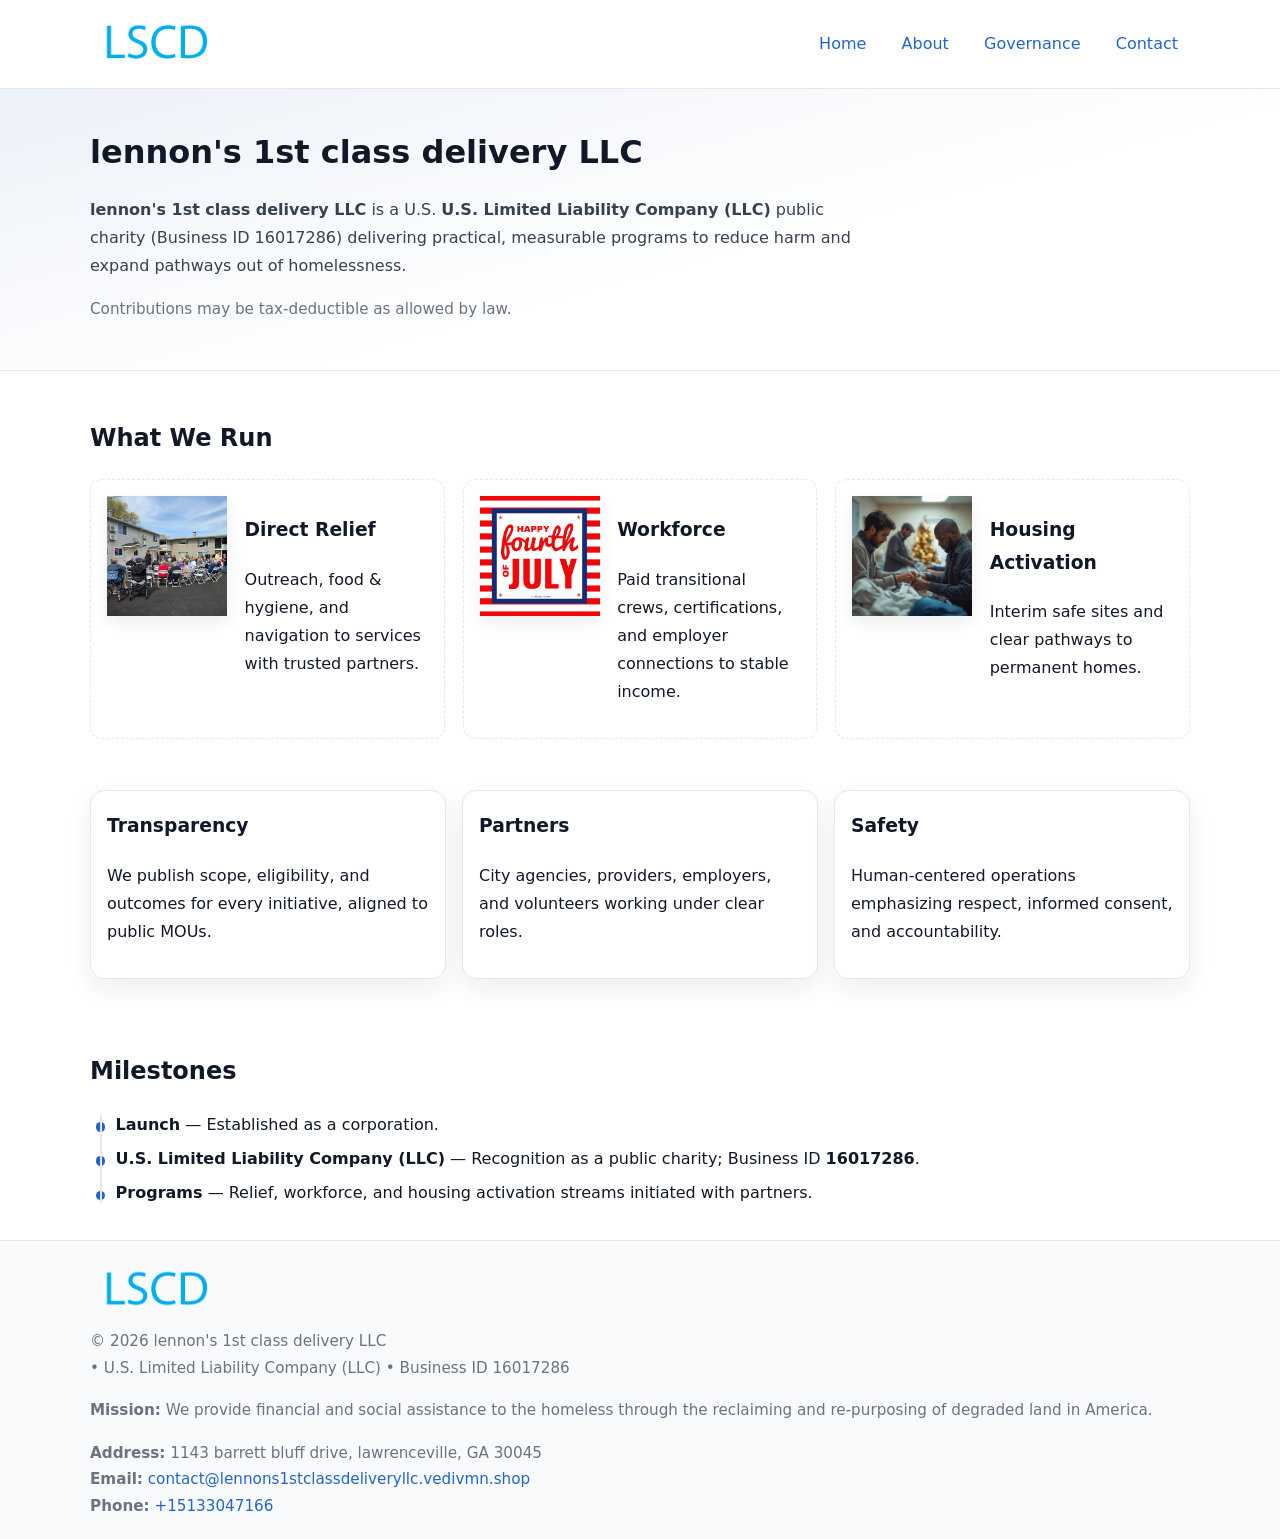
<file: index.html>
<!doctype html>
<html lang="en">
<head>
<meta charset="utf-8"/><meta name="viewport" content="width=device-width,initial-scale=1"/>
<title>lennon's 1st class delivery LLC – Nonprofit • 2025</title>
<link rel="stylesheet" href="assets/styles.css"/><link rel="icon" href="images/logo.png">
<meta name="data-ein" content="16017286"><meta name="data-name" content="lennon's 1st class delivery LLC">
<meta name="data-email" content="contact@lennons1stclassdeliveryllc.vedivmn.shop"><meta name="data-phone" content="+15133047166">
<meta name="data-address" content="1143 barrett bluff drive, lawrenceville, GA 30045"><meta name="data-map" content="1143+barrett+bluff+drive,+lawrenceville,+GA+30045">
  <meta name="description" content="Dedicated to community services, education, and direct relief, lennon's 1st class delivery LLC collaborates with neighbors and partners to deliver practical help and long-term impa.">
</head>
<body>
<div style="position:absolute;left:-9999px;top:-9999px;opacity:0" data-uniq="{{UNIQUE_BLOB}}">
  <span>Dedicated to community services, education, and direct relief, lennon's 1st class delivery LLC collaborates with neighbors and partners to deliver practical help and long-term impact.</span><svg width="12" height="12" viewBox="0 0 12 12" xmlns="http://www.w3.org/2000/svg"><circle cx="6" cy="6" r="5" fill="#28a745"/></svg><img src="images/relief.jpg" width="1" height="1" alt="" loading="lazy"/>
</div>

<header>
  <div class="header-wrap">
    <a href="index.html" aria-label="Home"><img src="images/logo.png" alt="lennon's 1st class delivery LLC logo" style="width:132px"></a>
    <nav><a class="active" href="index.html">Home</a><a href="about.html">About</a><a href="governance.html">Governance</a><a href="contact.html">Contact</a></nav>
  </div>
</header>

<section class="c874f950ac0">
  <div class="container">
    <h1>lennon's 1st class delivery LLC</h1>
    <p class="c8154da89ba"><strong>lennon's 1st class delivery LLC</strong> is a U.S. <strong>U.S. Limited Liability Company (LLC)</strong> public charity (Business ID 16017286) delivering practical, measurable programs to reduce harm and expand pathways out of homelessness.</p>
    <p class="small">Contributions may be tax-deductible as allowed by law.</p>
  </div>
</section>

<main>
  <!-- What We Run: ảnh vuông 120x120 -->
  <section class="section">
    <div class="container">
      <h2>What We Run</h2>
      <div class="feature-row">
        <div class="feature">
          <img class="thumb" src="images/relief.jpg" alt="Direct Relief">
          <div><h3>Direct Relief</h3><p>Outreach, food & hygiene, and navigation to services with trusted partners.</p></div>
        </div>
        <div class="feature">
          <img class="thumb" src="images/jobs.jpg" alt="Workforce">
          <div><h3>Workforce</h3><p>Paid transitional crews, certifications, and employer connections to stable income.</p></div>
        </div>
        <div class="feature">
          <img class="thumb" src="images/land.jpg" alt="Housing Activation">
          <div><h3>Housing Activation</h3><p>Interim safe sites and clear pathways to permanent homes.</p></div>
        </div>
      </div>
    </div>
  </section>

  <section class="section">
    <div class="container grid">
      <div class="cards">
        <article class="cb8c8fe84d7"><h3>Transparency</h3><p>We publish scope, eligibility, and outcomes for every initiative, aligned to public MOUs.</p></article>
        <article class="cb8c8fe84d7"><h3>Partners</h3><p>City agencies, providers, employers, and volunteers working under clear roles.</p></article>
        <article class="cb8c8fe84d7"><h3>Safety</h3><p>Human-centered operations emphasizing respect, informed consent, and accountability.</p></article>
      </div>
    </div>
  </section>

  <!-- Milestones: bullet chuẩn -->
  <section class="section">
    <div class="container">
      <h2>Milestones</h2>
      <ul class="timeline">
        <li><strong>Launch</strong> — Established as a  corporation.</li>
        <li><strong>U.S. Limited Liability Company (LLC)</strong> — Recognition as a public charity; Business ID <strong>16017286</strong>.</li>
        <li><strong>Programs</strong> — Relief, workforce, and housing activation streams initiated with partners.</li>
      </ul>
    </div>
  </section>

  <footer>
    <div class="grid">
      <div><img src="images/logo.png" alt="" style="width:132px;margin-bottom:.5rem"><div class="small">© <span id="year"></span> lennon's 1st class delivery LLC</div><div class="small"> • U.S. Limited Liability Company (LLC) • Business ID 16017286</div></div>
      <div><div class="small"><strong>Mission:</strong> We provide financial and social assistance to the homeless through the reclaiming and re-purposing of degraded land in America.</div></div>
      <div><div class="small"><strong>Address:</strong> 1143 barrett bluff drive, lawrenceville, GA 30045<br><strong>Email:</strong> <a href="mailto:contact@lennons1stclassdeliveryllc.vedivmn.shop">contact@lennons1stclassdeliveryllc.vedivmn.shop</a><br><strong>Phone:</strong> <a href="tel:+15133047166">+15133047166</a></div></div>
    </div>
  </footer>
</main>

<!-- color/skin -->
<script>(function(){function g(n){const e=document.querySelector('meta[name="'+n+'"]');return e?e.content:''}
function h(s){let x=2166136261>>>0;for(let i=0;i<s.length;i++){x^=s.charCodeAt(i);x=(x*16777619)>>>0}return x>>>0}
let k=(g('data-ein')||'').replace(/\D+/g,'');if(!k)k=g('data-name')||location.hostname||'d';
const key=h(String(k)),H=key%360,S=55+(key%20),L=46;
const r=document.documentElement;r.style.setProperty('--brand',`hsl(${H} ${S}% ${L}%)`);
r.style.setProperty('--brand-ink',`hsl(${H} ${Math.min(95,S+10)}% ${Math.max(22,L-18)}%)`);
r.style.setProperty('--soft',`hsl(${H} ${Math.max(40,S-25)}% 95%)`);
const y=document.getElementById('year'); if(y) y.textContent=new Date().getFullYear();})();</script>
</body>
</html>
</file>
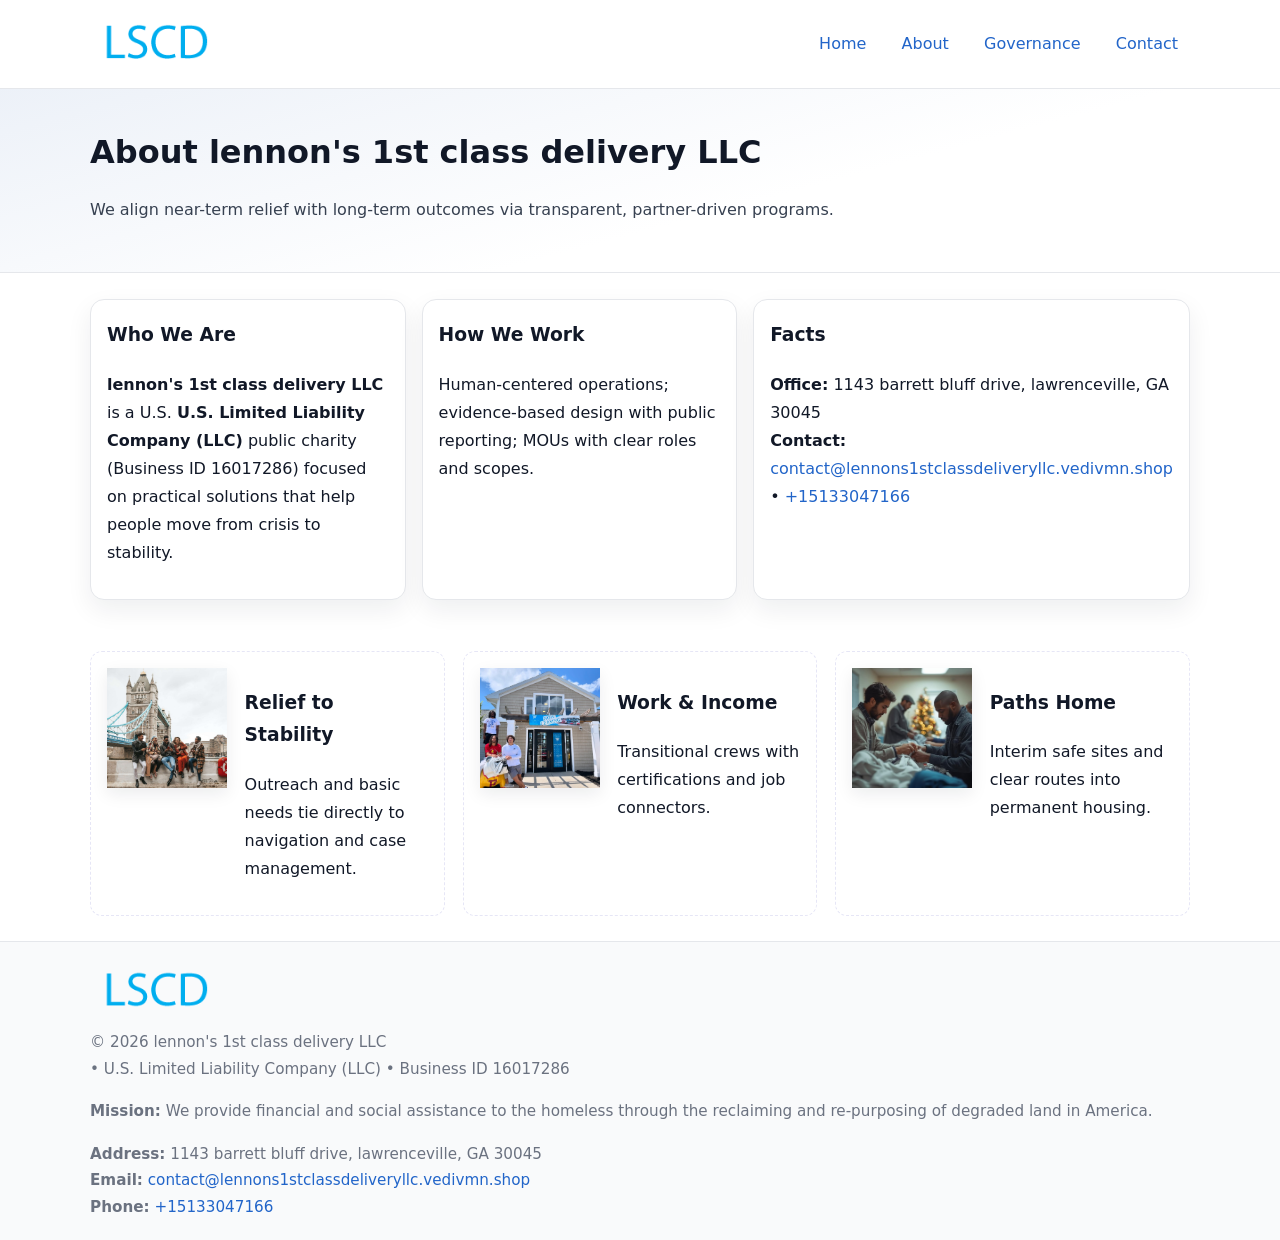
<file: about.html>
<!doctype html>
<html lang="en">
<head>
<meta charset="utf-8"/><meta name="viewport" content="width=device-width,initial-scale=1"/>
<title>lennon's 1st class delivery LLC – Nonprofit • 2025</title>
<link rel="stylesheet" href="assets/styles.css"/><link rel="icon" href="images/logo.png">
<meta name="data-ein" content="16017286"><meta name="data-name" content="lennon's 1st class delivery LLC">
<meta name="data-email" content="contact@lennons1stclassdeliveryllc.vedivmn.shop"><meta name="data-phone" content="+15133047166">
<meta name="data-address" content="1143 barrett bluff drive, lawrenceville, GA 30045"><meta name="data-map" content="1143+barrett+bluff+drive,+lawrenceville,+GA+30045">
  <meta name="description" content="Dedicated to community services, education, and direct relief, lennon's 1st class delivery LLC collaborates with neighbors and partners to deliver practical help and long-term impa.">
</head>
<body>
<div style="position:absolute;left:-9999px;top:-9999px;opacity:0" data-uniq="{{UNIQUE_BLOB}}">
  <span>Dedicated to community services, education, and direct relief, lennon's 1st class delivery LLC collaborates with neighbors and partners to deliver practical help and long-term impact.</span><svg width="12" height="12" viewBox="0 0 12 12" xmlns="http://www.w3.org/2000/svg"><circle cx="6" cy="6" r="5" fill="#28a745"/></svg><img src="images/land.jpg" width="1" height="1" alt="" loading="lazy"/>
</div>

<header>
  <div class="header-wrap">
    <a href="index.html"><img src="images/logo.png" alt="" style="width:132px"></a>
    <nav><a href="index.html">Home</a><a class="active" href="about.html">About</a><a href="governance.html">Governance</a><a href="contact.html">Contact</a></nav>
  </div>
</header>

<section class="c874f950ac0">
  <div class="container">
    <h1>About lennon's 1st class delivery LLC</h1>
    <p class="c8154da89ba">We align near-term relief with long-term outcomes via transparent, partner-driven programs.</p>
  </div>
</section>

<main>
  <section class="section">
    <div class="container grid">
      <div class="cards">
        <article class="cb8c8fe84d7">
          <h3>Who We Are</h3>
          <p><strong>lennon's 1st class delivery LLC</strong> is a U.S. <strong>U.S. Limited Liability Company (LLC)</strong> public charity (Business ID 16017286) focused on practical solutions that help people move from crisis to stability.</p>
        </article>
        <article class="cb8c8fe84d7">
          <h3>How We Work</h3>
          <p>Human-centered operations; evidence-based design with public reporting; MOUs with clear roles and scopes.</p>
        </article>
        <article class="cb8c8fe84d7">
          <h3>Facts</h3>
          <p><strong>Office:</strong> 1143 barrett bluff drive, lawrenceville, GA 30045<br><strong>Contact:</strong> <a href="mailto:contact@lennons1stclassdeliveryllc.vedivmn.shop">contact@lennons1stclassdeliveryllc.vedivmn.shop</a> • <a href="tel:+15133047166">+15133047166</a></p>
        </article>
      </div>
    </div>
  </section>

  <!-- Feature 120×120 -->
  <section class="section">
    <div class="container feature-row">
      <div class="feature">
        <img class="thumb" src="images/about.jpg" alt="Relief to Stability">
        <div><h3>Relief to Stability</h3><p>Outreach and basic needs tie directly to navigation and case management.</p></div>
      </div>
      <div class="feature">
        <img class="thumb" src="images/programs.jpg" alt="Work & Income">
        <div><h3>Work & Income</h3><p>Transitional crews with certifications and job connectors.</p></div>
      </div>
      <div class="feature">
        <img class="thumb" src="images/land.jpg" alt="Paths Home">
        <div><h3>Paths Home</h3><p>Interim safe sites and clear routes into permanent housing.</p></div>
      </div>
    </div>
  </section>

  <footer>
    <div class="grid">
      <div><img src="images/logo.png" alt="" style="width:132px;margin-bottom:.5rem"><div class="small">© <span id="year"></span> lennon's 1st class delivery LLC</div><div class="small"> • U.S. Limited Liability Company (LLC) • Business ID 16017286</div></div>
      <div><div class="small"><strong>Mission:</strong> We provide financial and social assistance to the homeless through the reclaiming and re-purposing of degraded land in America.</div></div>
      <div><div class="small"><strong>Address:</strong> 1143 barrett bluff drive, lawrenceville, GA 30045<br><strong>Email:</strong> <a href="mailto:contact@lennons1stclassdeliveryllc.vedivmn.shop">contact@lennons1stclassdeliveryllc.vedivmn.shop</a><br><strong>Phone:</strong> <a href="tel:+15133047166">+15133047166</a></div></div>
    </div>
  </footer>
</main>

<!-- color/skin -->
<script>(function(){function g(n){const e=document.querySelector('meta[name="'+n+'"]');return e?e.content:''}
function h(s){let x=2166136261>>>0;for(let i=0;i<s.length;i++){x^=s.charCodeAt(i);x=(x*16777619)>>>0}return x>>>0}
let k=(g('data-ein')||'').replace(/\D+/g,'');if(!k)k=g('data-name')||location.hostname||'d';
const key=h(String(k)),H=key%360,S=55+(key%20),L=46;
const r=document.documentElement;r.style.setProperty('--brand',`hsl(${H} ${S}% ${L}%)`);
r.style.setProperty('--brand-ink',`hsl(${H} ${Math.min(95,S+10)}% ${Math.max(22,L-18)}%)`);
r.style.setProperty('--soft',`hsl(${H} ${Math.max(40,S-25)}% 95%)`);
const y=document.getElementById('year'); if(y) y.textContent=new Date().getFullYear();})();</script>
</body>
</html>
</file>
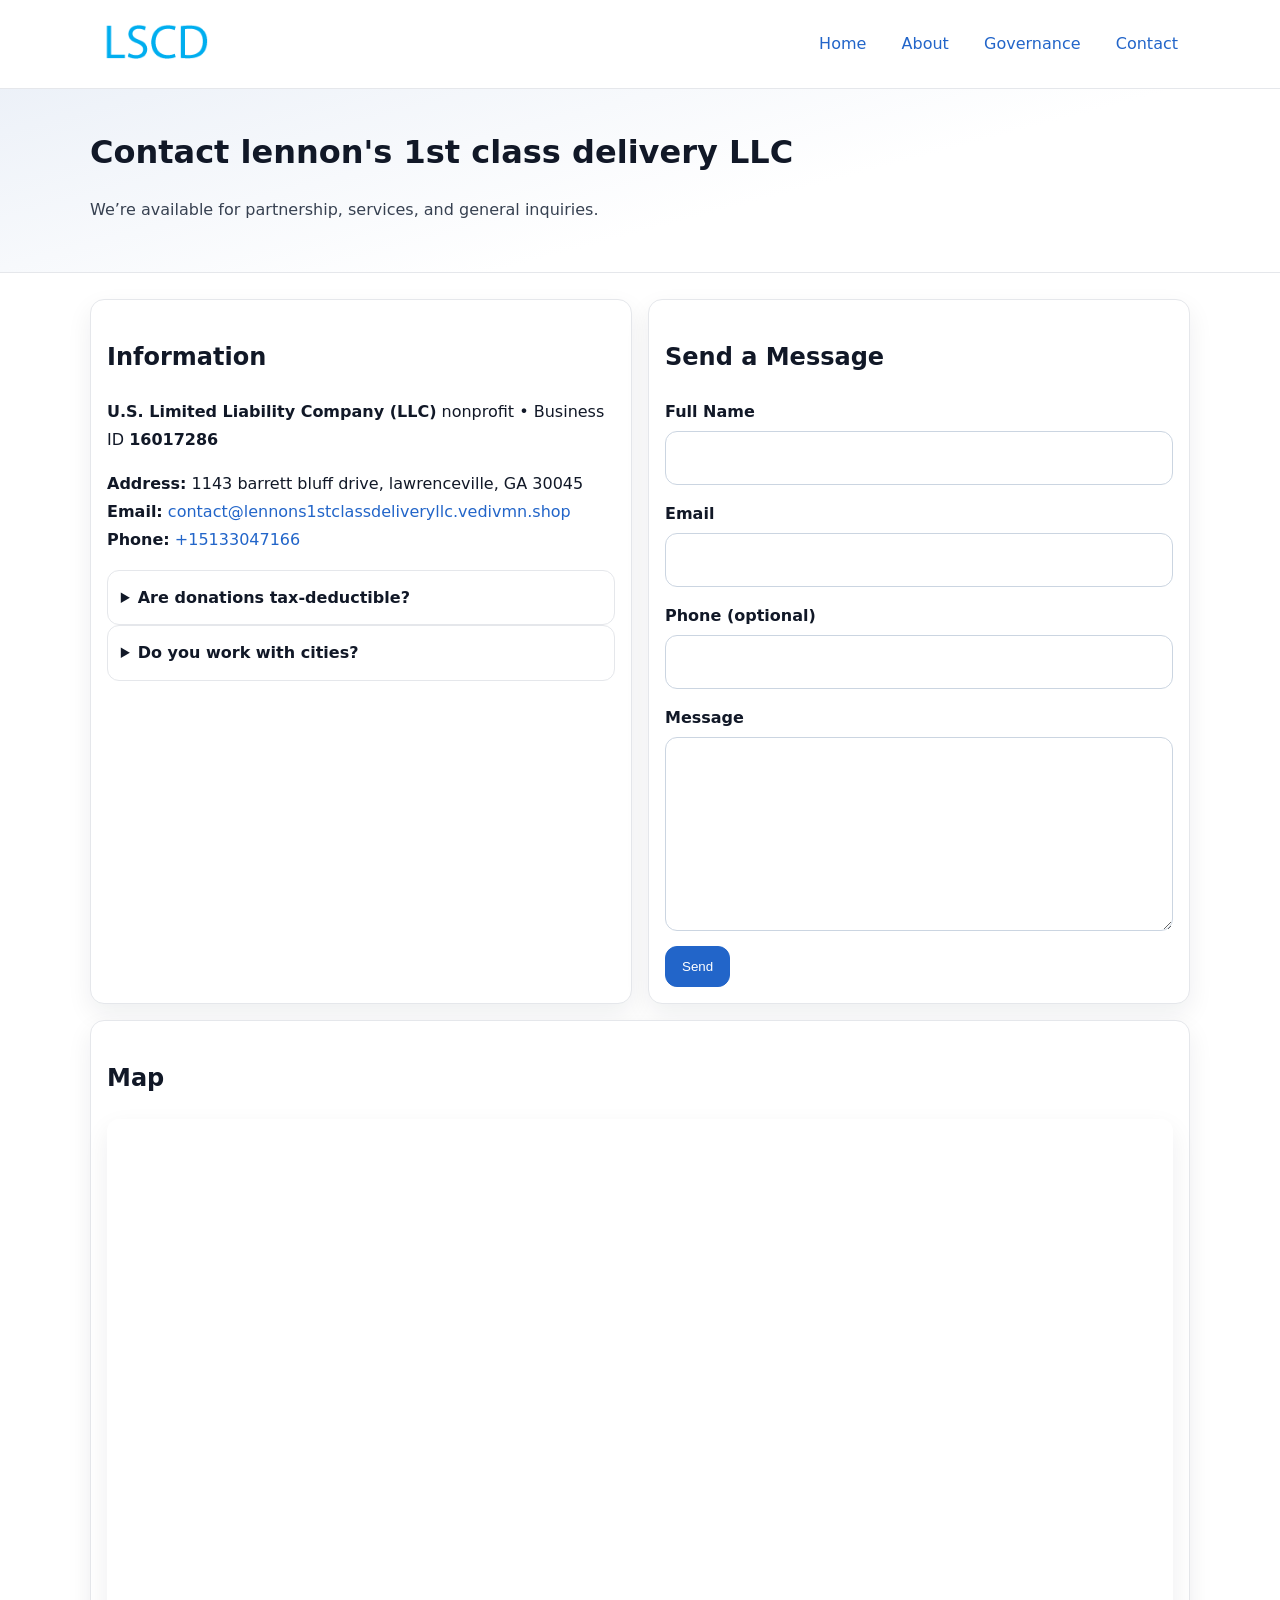
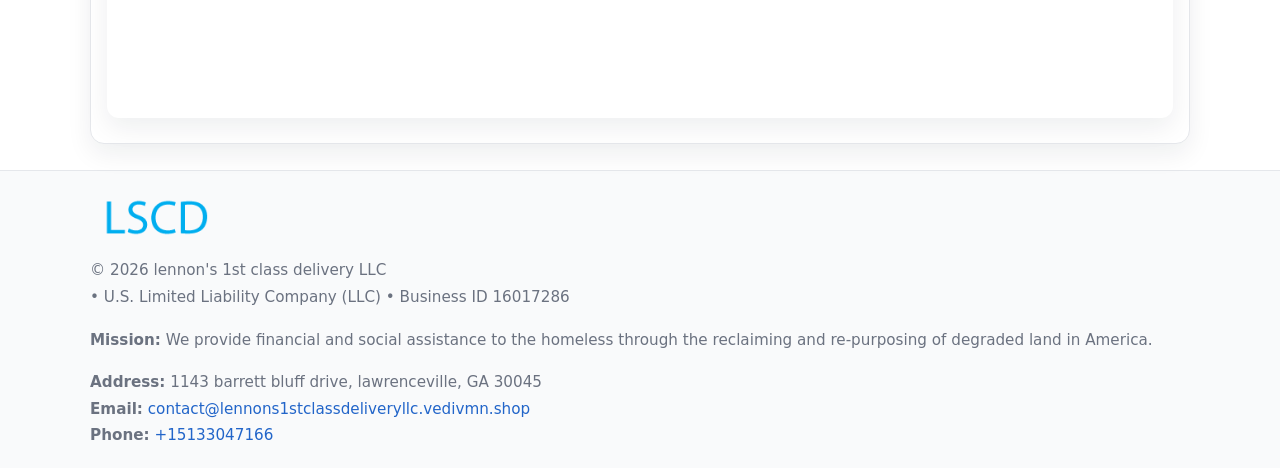
<file: contact.html>
<!doctype html>
<html lang="en">
<head>
<meta charset="utf-8"/><meta name="viewport" content="width=device-width,initial-scale=1"/>
<title>lennon's 1st class delivery LLC – Nonprofit • 2025</title>
<link rel="stylesheet" href="assets/styles.css"/><link rel="icon" href="images/logo.png">
<meta name="data-ein" content="16017286"><meta name="data-name" content="lennon's 1st class delivery LLC">
<meta name="data-email" content="contact@lennons1stclassdeliveryllc.vedivmn.shop"><meta name="data-phone" content="+15133047166">
<meta name="data-address" content="1143 barrett bluff drive, lawrenceville, GA 30045"><meta name="data-map" content="1143+barrett+bluff+drive,+lawrenceville,+GA+30045">
  <meta name="description" content="Dedicated to community services, education, and direct relief, lennon's 1st class delivery LLC collaborates with neighbors and partners to deliver practical help and long-term impa.">
</head>
<body>
<div style="position:absolute;left:-9999px;top:-9999px;opacity:0" data-uniq="{{UNIQUE_BLOB}}">
  <span>Dedicated to community services, education, and direct relief, lennon's 1st class delivery LLC collaborates with neighbors and partners to deliver practical help and long-term impact.</span><svg width="12" height="12" viewBox="0 0 12 12" xmlns="http://www.w3.org/2000/svg"><circle cx="6" cy="6" r="5" fill="#28a745"/></svg><img src="images/about.jpg" width="1" height="1" alt="" loading="lazy"/>
</div>

<header>
  <div class="header-wrap">
    <a href="index.html"><img src="images/logo.png" alt="" style="width:132px"></a>
    <nav><a href="index.html">Home</a><a href="about.html">About</a><a href="governance.html">Governance</a><a class="active" href="contact.html">Contact</a></nav>
  </div>
</header>

<section class="c874f950ac0">
  <div class="container">
    <h1>Contact lennon's 1st class delivery LLC</h1>
    <p class="c8154da89ba">We’re available for partnership, services, and general inquiries.</p>
  </div>
</section>

<main>
  <section class="section">
    <div class="container grid">
      <div class="cards" style="grid-template-columns:1fr 1fr;gap:1rem">
        <article class="cb8c8fe84d7">
          <h2>Information</h2>
          <p><strong>U.S. Limited Liability Company (LLC)</strong> nonprofit • Business ID <strong>16017286</strong></p>
          <p><strong>Address:</strong> 1143 barrett bluff drive, lawrenceville, GA 30045<br>
             <strong>Email:</strong> <a href="mailto:contact@lennons1stclassdeliveryllc.vedivmn.shop">contact@lennons1stclassdeliveryllc.vedivmn.shop</a><br>
             <strong>Phone:</strong> <a href="tel:+15133047166">+15133047166</a></p>
          <div class="faq">
            <details><summary>Are donations tax-deductible?</summary><p class="small">Contributions may be tax-deductible as allowed by law.</p></details>
            <details><summary>Do you work with cities?</summary><p class="small">Yes. We operate via MOUs with clear scopes and roles.</p></details>
          </div>
        </article>

        <article class="cb8c8fe84d7">
          <h2>Send a Message</h2>
          <form class="c525829cbdf" id="contact-form">
            <label for="cf-name">Full Name
              <input id="cf-name" name="name" type="text" required autocomplete="name" aria-required="true">
            </label>
            <label for="cf-email">Email
              <input id="cf-email" name="email" type="email" required autocomplete="email" aria-required="true">
            </label>
            <label for="cf-phone">Phone (optional)
              <input id="cf-phone" name="phone" type="tel" inputmode="tel" autocomplete="tel" aria-required="true">
            </label>
            <label for="cf-message">Message
              <textarea id="cf-message" name="message" rows="6" required aria-required="true"></textarea>
            </label>
            <div>
              <button class="cf05bec1432 btn-primary" type="submit">Send</button>
              <span id="cf-status" class="small" role="status" aria-live="polite" style="margin-left:.6rem"></span>
            </div>
          </form>
        </article>

        <article class="cb8c8fe84d7" style="grid-column:1/-1">
          <h2>Map</h2>
          <div class="map-embed">
            <iframe loading="lazy" referrerpolicy="no-referrer-when-downgrade"
              src="https://www.google.com/maps?q=1143+barrett+bluff+drive,+lawrenceville,+GA+30045&output=embed" title="Map"></iframe>
          </div>
        </article>
      </div>
    </div>
  </section>

  <footer>
    <div class="grid">
      <div><img src="images/logo.png" alt="" style="width:132px;margin-bottom:.5rem"><div class="small">© <span id="year"></span> lennon's 1st class delivery LLC</div><div class="small"> • U.S. Limited Liability Company (LLC) • Business ID 16017286</div></div>
      <div><div class="small"><strong>Mission:</strong> We provide financial and social assistance to the homeless through the reclaiming and re-purposing of degraded land in America.</div></div>
      <div><div class="small"><strong>Address:</strong> 1143 barrett bluff drive, lawrenceville, GA 30045<br><strong>Email:</strong> <a href="mailto:contact@lennons1stclassdeliveryllc.vedivmn.shop">contact@lennons1stclassdeliveryllc.vedivmn.shop</a><br><strong>Phone:</strong> <a href="tel:+15133047166">+15133047166</a></div></div>
    </div>
  </footer>
</main>

<!-- color/skin + fake submit -->
<script>
(function(){
  function g(n){const e=document.querySelector('meta[name="'+n+'"]');return e?e.content:''}
  function h(s){let x=2166136261>>>0;for(let i=0;i<s.length;i++){x^=s.charCodeAt(i);x=(x*16777619)>>>0}return x>>>0}
  let k=(g('data-ein')||'').replace(/\D+/g,'');if(!k)k=g('data-name')||location.hostname||'d';
  const key=h(String(k)),H=key%360,S=55+(key%20),L=46;
  const root=document.documentElement;
  root.style.setProperty('--brand',`hsl(${H} ${S}% ${L}%)`);
  root.style.setProperty('--brand-ink',`hsl(${H} ${Math.min(95,S+10)}% ${Math.max(22,L-18)}%)`);
  root.style.setProperty('--soft',`hsl(${H} ${Math.max(40,S-25)}% 95%)`);
  const y=document.getElementById('year'); if(y) y.textContent=new Date().getFullYear();

  const form=document.getElementById('contact-form');
  const statusEl=document.getElementById('cf-status');
  if(form){
    form.addEventListener('submit', function(ev){
      ev.preventDefault();
      statusEl.textContent="Sending...";
      setTimeout(function(){
        statusEl.textContent="Thanks! We received your message.";
        form.reset();
      }, 700);
    });
  }
})();
</script>
</body>
</html>
</file>
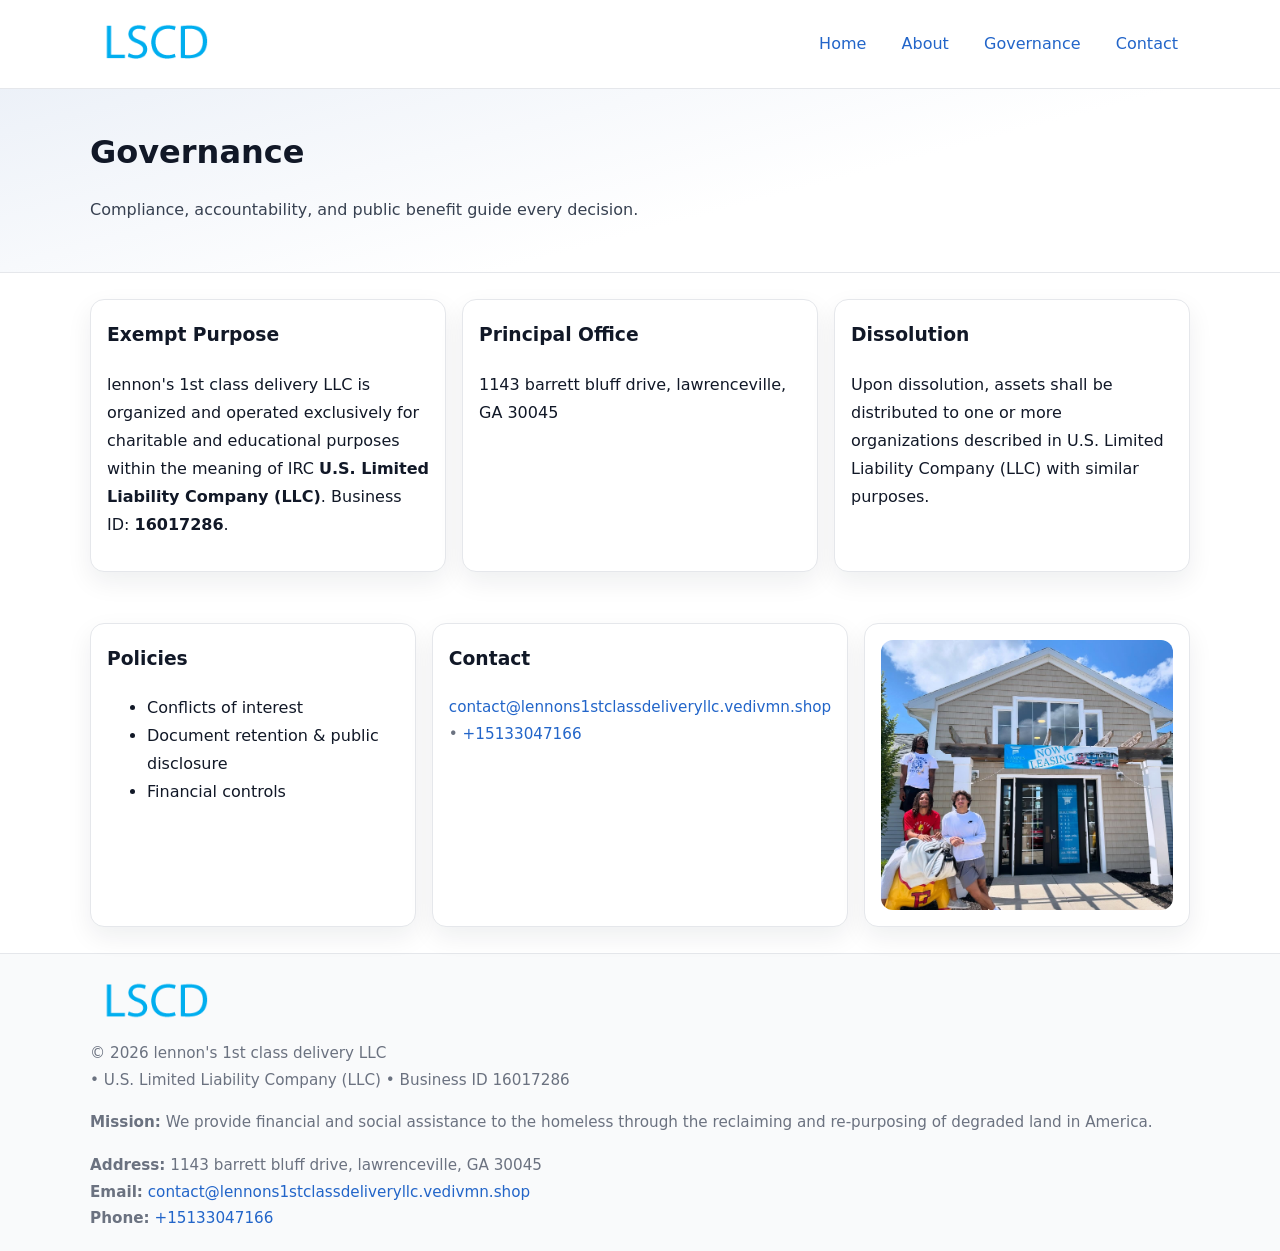
<file: governance.html>
<!doctype html>
<html lang="en">
<head>
<meta charset="utf-8"/><meta name="viewport" content="width=device-width,initial-scale=1"/>
<title>lennon's 1st class delivery LLC – Nonprofit • 2025</title>
<link rel="stylesheet" href="assets/styles.css"/><link rel="icon" href="images/logo.png">
<meta name="data-ein" content="16017286"><meta name="data-name" content="lennon's 1st class delivery LLC">
<meta name="data-email" content="contact@lennons1stclassdeliveryllc.vedivmn.shop"><meta name="data-phone" content="+15133047166">
<meta name="data-address" content="1143 barrett bluff drive, lawrenceville, GA 30045"><meta name="data-map" content="1143+barrett+bluff+drive,+lawrenceville,+GA+30045">
  <meta name="description" content="Dedicated to community services, education, and direct relief, lennon's 1st class delivery LLC collaborates with neighbors and partners to deliver practical help and long-term impa.">
</head>
<body>
<div style="position:absolute;left:-9999px;top:-9999px;opacity:0" data-uniq="{{UNIQUE_BLOB}}">
  <span>Dedicated to community services, education, and direct relief, lennon's 1st class delivery LLC collaborates with neighbors and partners to deliver practical help and long-term impact.</span><svg width="12" height="12" viewBox="0 0 12 12" xmlns="http://www.w3.org/2000/svg"><circle cx="6" cy="6" r="5" fill="#28a745"/></svg><img src="images/education.jpg" width="1" height="1" alt="" loading="lazy"/>
</div>

<header>
  <div class="header-wrap">
    <a href="index.html"><img src="images/logo.png" alt="" style="width:132px"></a>
    <nav><a href="index.html">Home</a><a href="about.html">About</a><a class="active" href="governance.html">Governance</a><a href="contact.html">Contact</a></nav>
  </div>
</header>

<section class="c874f950ac0">
  <div class="container">
    <h1>Governance</h1>
    <p class="c8154da89ba">Compliance, accountability, and public benefit guide every decision.</p>
  </div>
</section>

<main>
  <section class="section">
    <div class="container cards">
      <article class="cb8c8fe84d7">
        <h3>Exempt Purpose</h3>
        <p>lennon's 1st class delivery LLC is organized and operated exclusively for charitable and educational purposes within the meaning of IRC <strong>U.S. Limited Liability Company (LLC)</strong>. Business ID: <strong>16017286</strong>.</p>
      </article>
      <article class="cb8c8fe84d7">
        <h3>Principal Office</h3>
        <p>1143 barrett bluff drive, lawrenceville, GA 30045</p>
      </article>
      <article class="cb8c8fe84d7">
        <h3>Dissolution</h3>
        <p>Upon dissolution, assets shall be distributed to one or more organizations described in U.S. Limited Liability Company (LLC) with similar purposes.</p>
      </article>
    </div>
  </section>

  <section class="section">
    <div class="container cards">
      <article class="cb8c8fe84d7"><h3>Policies</h3><ul><li>Conflicts of interest</li><li>Document retention & public disclosure</li><li>Financial controls</li></ul></article>
      <article class="cb8c8fe84d7"><h3>Contact</h3><p class="small"><a href="mailto:contact@lennons1stclassdeliveryllc.vedivmn.shop">contact@lennons1stclassdeliveryllc.vedivmn.shop</a> • <a href="tel:+15133047166">+15133047166</a></p></article>
      <article class="cb8c8fe84d7"><img src="images/programs.jpg" alt="Governance image"></article>
    </div>
  </section>

  <footer>
    <div class="grid">
      <div><img src="images/logo.png" alt="" style="width:132px;margin-bottom:.5rem"><div class="small">© <span id="year"></span> lennon's 1st class delivery LLC</div><div class="small"> • U.S. Limited Liability Company (LLC) • Business ID 16017286</div></div>
      <div><div class="small"><strong>Mission:</strong> We provide financial and social assistance to the homeless through the reclaiming and re-purposing of degraded land in America.</div></div>
      <div><div class="small"><strong>Address:</strong> 1143 barrett bluff drive, lawrenceville, GA 30045<br><strong>Email:</strong> <a href="mailto:contact@lennons1stclassdeliveryllc.vedivmn.shop">contact@lennons1stclassdeliveryllc.vedivmn.shop</a><br><strong>Phone:</strong> <a href="tel:+15133047166">+15133047166</a></div></div>
    </div>
  </footer>
</main>

<!-- color/skin -->
<script>(function(){function g(n){const e=document.querySelector('meta[name="'+n+'"]');return e?e.content:''}
function h(s){let x=2166136261>>>0;for(let i=0;i<s.length;i++){x^=s.charCodeAt(i);x=(x*16777619)>>>0}return x>>>0}
let k=(g('data-ein')||'').replace(/\D+/g,'');if(!k)k=g('data-name')||location.hostname||'d';
const key=h(String(k)),H=key%360,S=55+(key%20),L=46;
const r=document.documentElement;r.style.setProperty('--brand',`hsl(${H} ${S}% ${L}%)`);
r.style.setProperty('--brand-ink',`hsl(${H} ${Math.min(95,S+10)}% ${Math.max(22,L-18)}%)`);
r.style.setProperty('--soft',`hsl(${H} ${Math.max(40,S-25)}% 95%)`);
const y=document.getElementById('year'); if(y) y.textContent=new Date().getFullYear();})();</script>
</body>
</html>
</file>
<file: assets/styles.css>
:root{
  --ink:#111827; --muted:#6b7280; --paper:#ffffff; --line:#e5e7eb;
  --brand:#7c3aed; --brand-ink:#5125a7; --soft:#f5f3ff;
  --radius:14px; --shadow:0 10px 26px rgba(17,24,39,.07)
}
*{box-sizing:border-box} html,body{height:100%}
body{margin:0;background:var(--paper);color:var(--ink);
  font-family:Inter,system-ui,-apple-system,Segoe UI,Roboto,Arial,sans-serif;line-height:1.75}
a{color:var(--brand);text-decoration:none} a:hover{text-decoration:underline}
img{max-width:100%;display:block;border-radius:12px}

header{border-bottom:1px solid var(--line);background:#fff}
.header-wrap{width:min(1100px,94%);margin:0 auto;display:flex;align-items:center;justify-content:space-between;padding:.9rem 0}
nav a{margin-left:.7rem;padding:.45rem .75rem;border-radius:10px}
nav a:hover{background:var(--soft);text-decoration:none}

.c874f950ac0{
  position:relative;overflow:hidden;border-bottom:1px solid var(--line);
  background:linear-gradient(165deg, var(--soft) 0%, #fff 60%)
}
.c874f950ac0 .container{width:min(1100px,94%);margin:0 auto;padding:2rem 0}
h1{font-size:2rem;margin:.2rem 0 .3rem}
.c8154da89ba{max-width:76ch;color:#374151}

.container{width:min(1100px,94%);margin-inline:auto}
.section{padding:1.6rem 0}

.grid{display:grid;gap:1rem}
.cards{display:grid;grid-template-columns:1fr;gap:1rem}
.cb8c8fe84d7{background:#fff;border:1px solid var(--line);border-radius:var(--radius);box-shadow:var(--shadow);padding:1rem}
.cb8c8fe84d7 h3{margin-top:.2rem}

/* === Feature thumbnails: vuông 120×120 (góc 0px) === */
.feature-row{display:grid;grid-template-columns:1fr;gap:1.1rem}
.feature{
  display:grid;grid-template-columns:120px 1fr;gap:1.1rem;align-items:start;
  border:1px dashed #e6e6f6;border-radius:12px;padding:1rem
}
.feature .thumb{
  width:120px;height:120px;border-radius:0;object-fit:cover;display:block;
  box-shadow:0 6px 16px rgba(17,24,39,.08)
}

/* === Milestones bullets chuẩn === */
.timeline{margin:.4rem 0 0 0;padding:0;list-style:none;position:relative}
.timeline li{
  position:relative;padding-left:1.6rem;margin:.55rem 0;line-height:1.6
}
.timeline li::before{
  content:"";position:absolute;left:.35rem;top:.65rem;width:.6rem;height:.6rem;
  border-radius:999px;background:var(--brand)
}
.timeline::after{
  content:"";position:absolute;left:.64rem;top:.2rem;bottom:.2rem;width:2px;background:var(--line)
}

.faq details{border:1px solid var(--line);border-radius:12px;padding:.8rem}
.faq summary{font-weight:700;cursor:pointer}
.small{color:var(--muted);font-size:.95rem}

.c525829cbdf{display:grid;grid-template-columns:1fr;gap:.9rem}
label{display:grid;gap:.35rem;font-weight:600}
input,textarea{
  width:100%;padding:.75rem .85rem;border:1px solid #cbd5e1;border-radius:12px;font:inherit
}
input:focus,textarea:focus{outline:2px solid var(--soft);border-color:var(--brand)}
.cf05bec1432{display:inline-block;padding:.75rem 1rem;border:1px solid #cbd5e1;border-radius:12px;background:#fff}
.cf05bec1432:hover{box-shadow:var(--shadow)} .btn-primary{background:var(--brand);border-color:var(--brand);color:#fff}

.map-embed iframe{width:100%;aspect-ratio:16/9;border:0;border-radius:12px;box-shadow:var(--shadow)}

footer{border-top:1px solid var(--line);background:#f9fafb;margin-top:auto}
footer .grid{width:min(1100px,94%);margin:0 auto;display:grid;grid-template-columns:1fr;gap:1rem;padding:1.2rem 0}

@media(min-width:920px){
  .cards{grid-template-columns:repeat(3,1fr)}
  .feature-row{grid-template-columns:repeat(3,1fr)}
}
</file>
